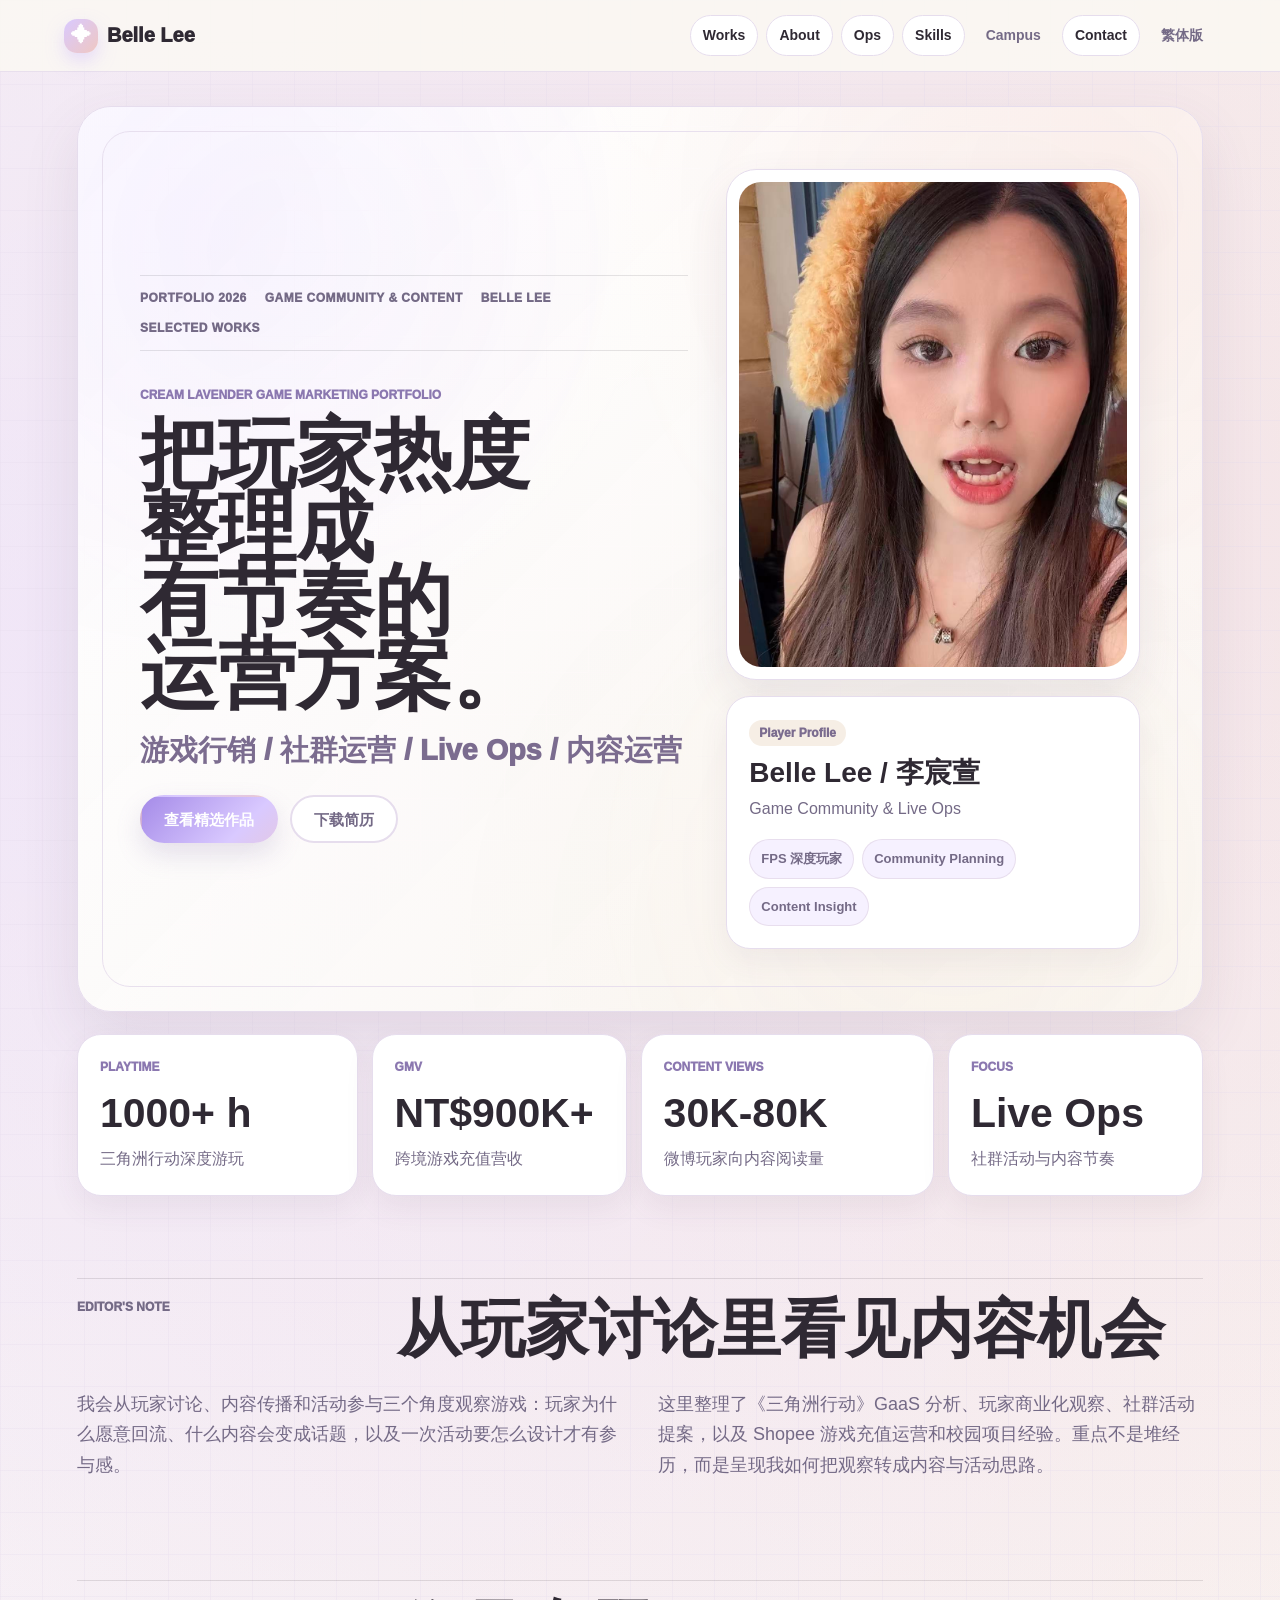
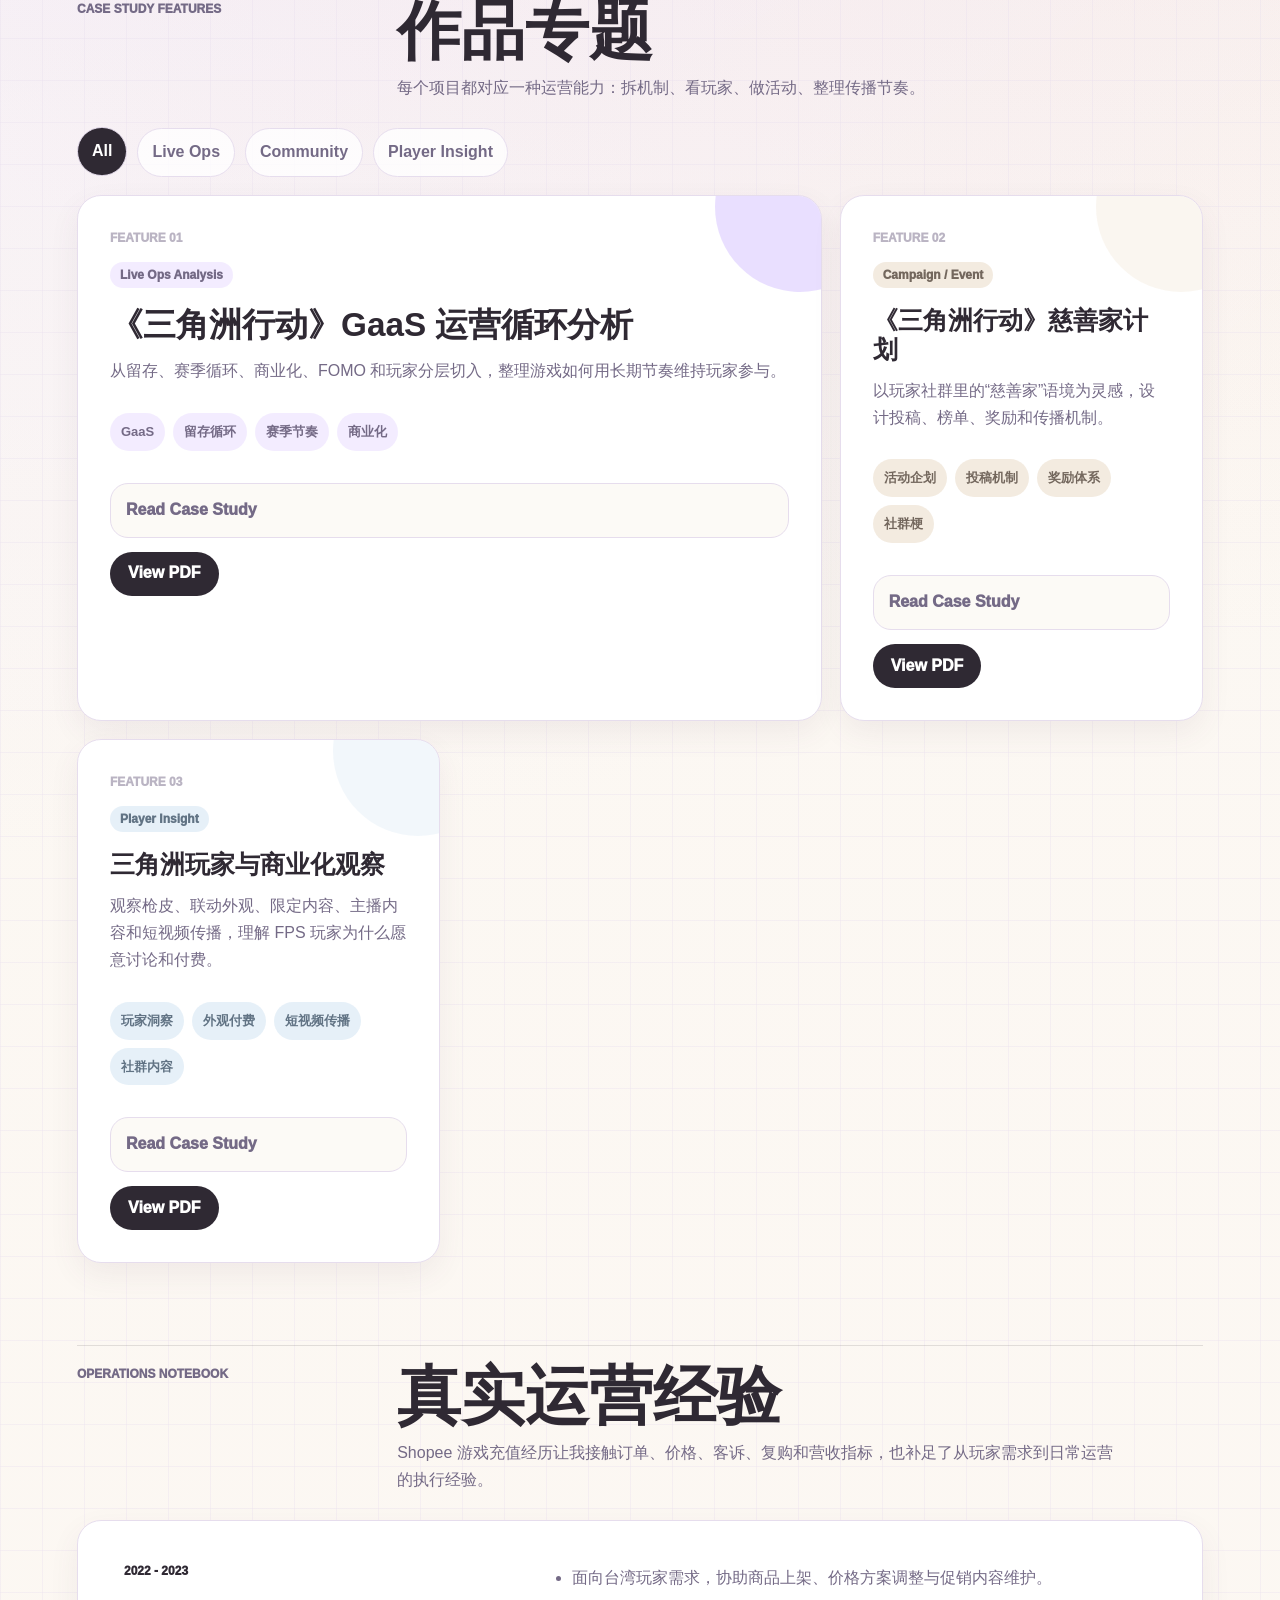
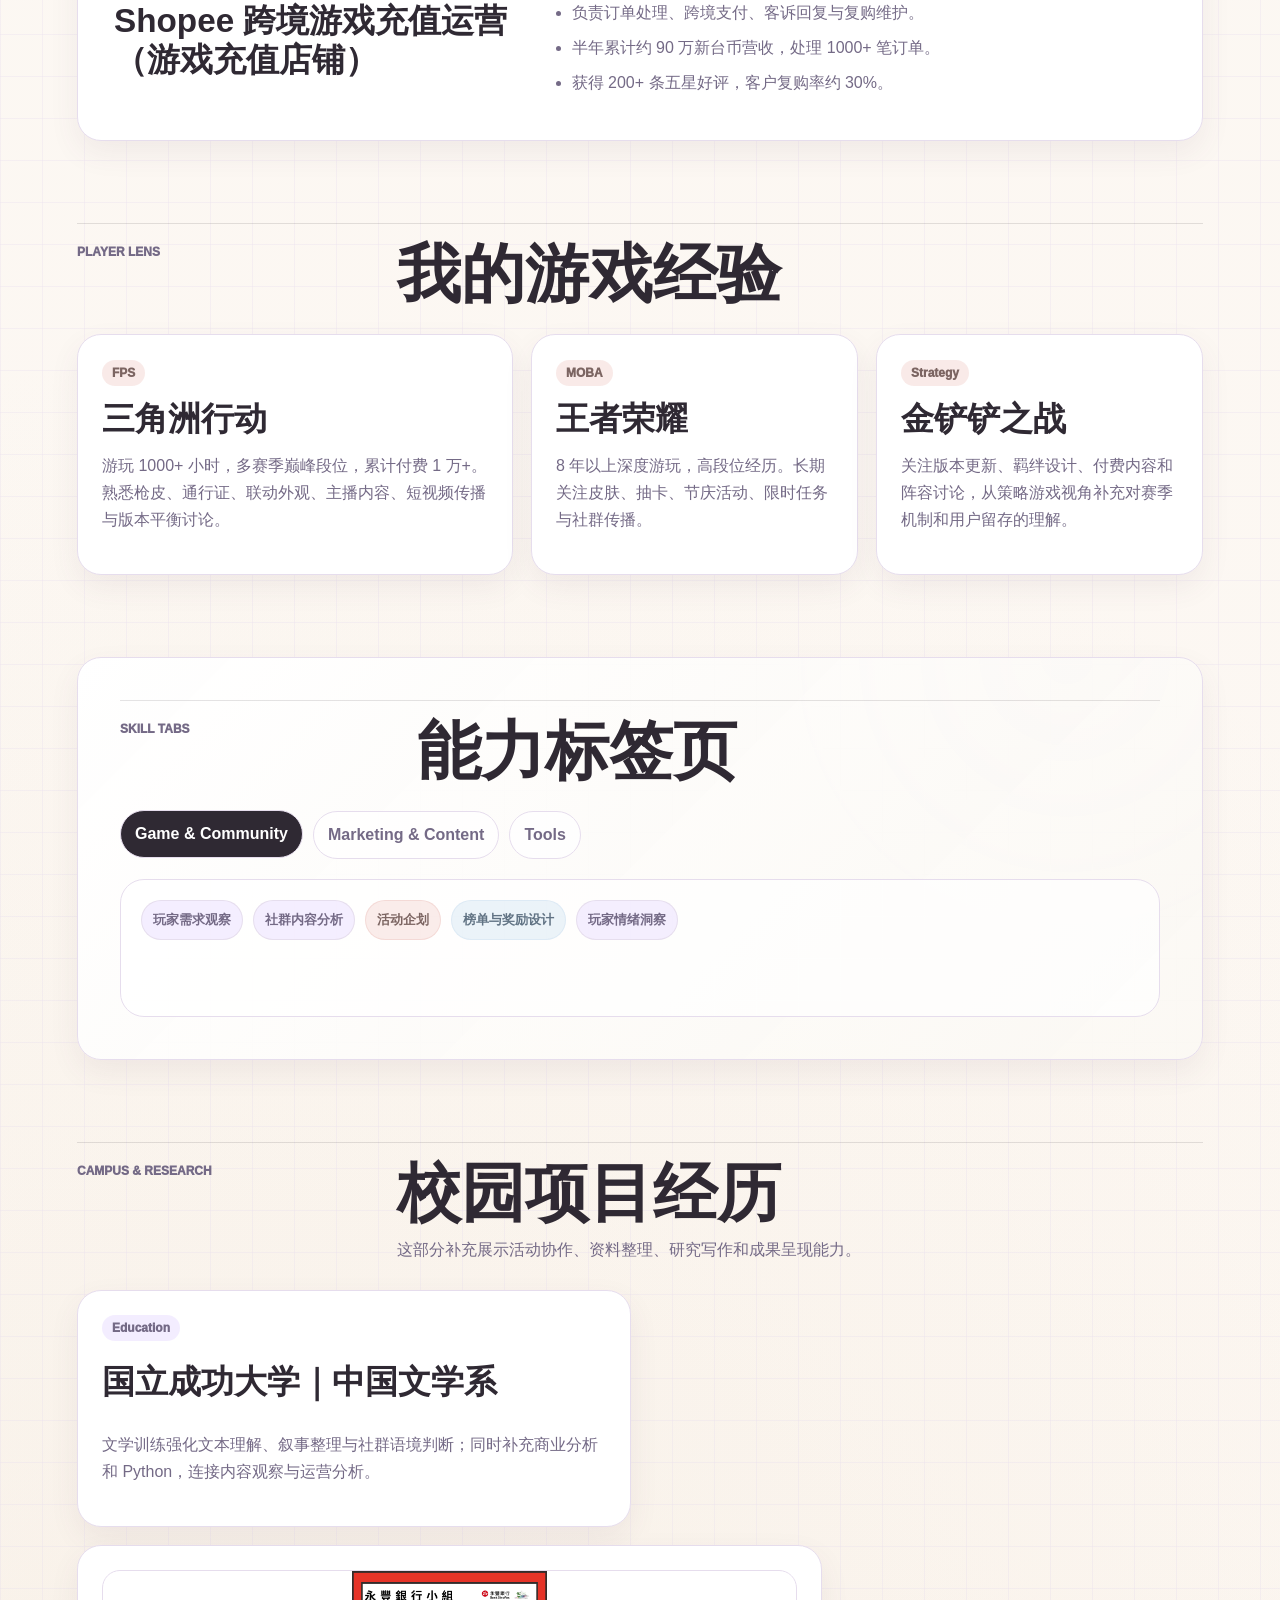
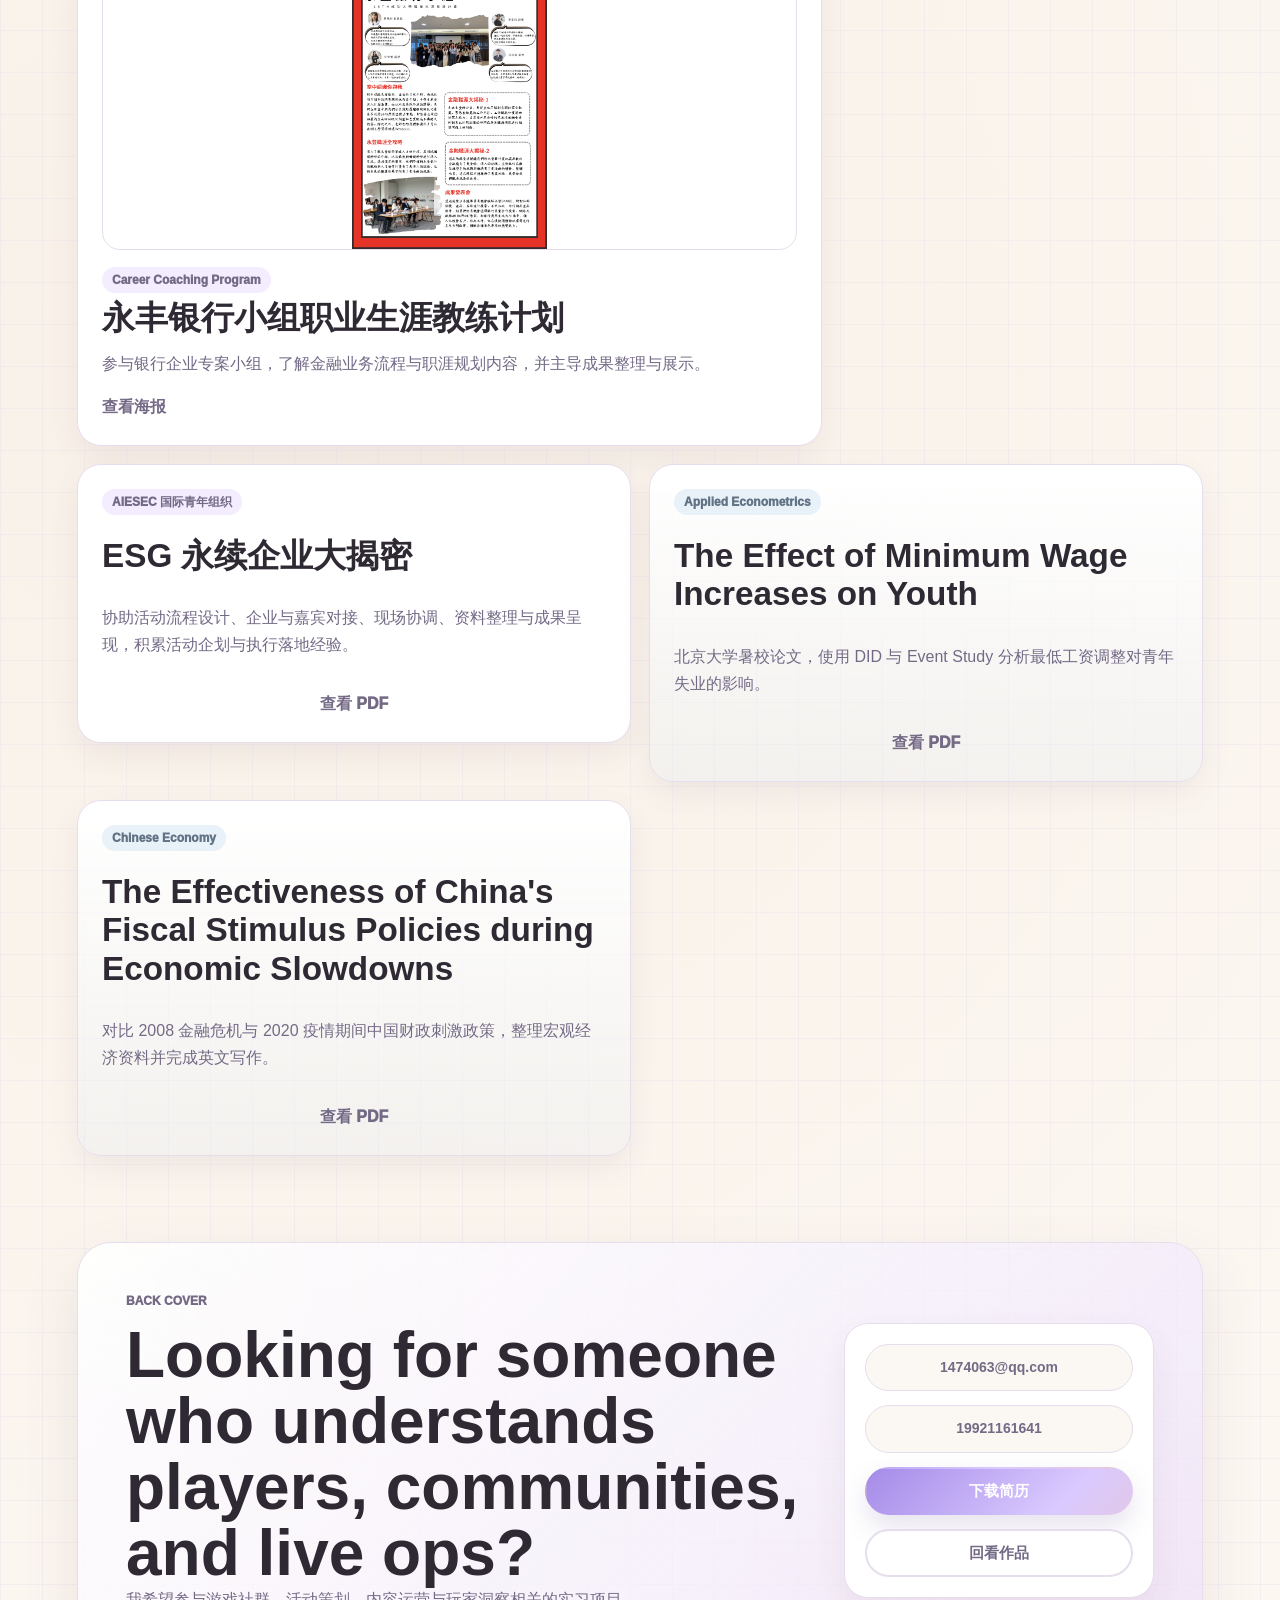
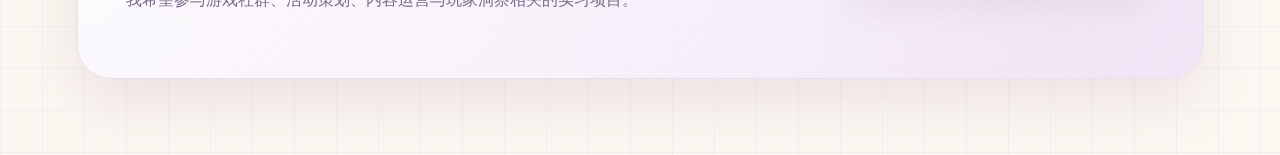
<file: index.html>
<!doctype html>
<html lang="zh-CN">
  <head>
    <meta charset="UTF-8" />
    <meta name="viewport" content="width=device-width, initial-scale=1.0" />
    <title>Belle Lee | Game Community & Live Ops Portfolio</title>
    <meta
      name="description"
      content="Belle Lee 李宸萱的游戏行销、游戏社群运营、Live Ops 与内容运营作品集。"
    />
    <link rel="stylesheet" href="./styles.css" />
  </head>
  <body>
    <header class="site-header">
      <a class="brand" href="#top" aria-label="回到首页"><span>✦</span> Belle Lee</a>
      <nav class="nav" aria-label="主导航">
        <a href="#works">Works</a>
        <a href="#about">About</a>
        <a href="#ops">Ops</a>
        <a href="#skills">Skills</a>
        <a href="#campus">Campus</a>
        <a href="#contact">Contact</a>
        <a href="./zh-tw.html">繁体版</a>
      </nav>
    </header>

    <main id="top">
      <section class="hero editorial-hero reveal">
        <div class="cover-copy">
          <div class="issue-line">
            <span>Portfolio 2026</span>
            <span>Game Community & Content</span>
            <span>Belle Lee</span>
            <span>Selected Works</span>
          </div>
          <p class="kicker">Cream Lavender Game Marketing Portfolio</p>
          <h1>
            <span>把玩家热度</span>
            <span>整理成</span>
            <span>有节奏的</span>
            <span>运营方案。</span>
          </h1>
          <p class="hero-subtitle">游戏行销 / 社群运营 / Live Ops / 内容运营</p>
          <div class="hero-actions">
            <a class="button primary" href="#works">查看精选作品</a>
            <a class="button secondary" href="./assets/resume.pdf" target="_blank" rel="noreferrer">下载简历</a>
          </div>
        </div>

        <aside class="cover-feature" aria-label="Belle 的玩家资料卡">
          <div class="cover-photo">
            <img src="./assets/hero-photo.jpg" alt="Belle Lee 生活照" />
          </div>
          <div class="profile-card">
            <span class="level-badge">Player Profile</span>
            <h2>Belle Lee / 李宸萱</h2>
            <p>Game Community & Live Ops</p>
            <div class="mini-tags">
              <span>FPS 深度玩家</span>
              <span>Community Planning</span>
              <span>Content Insight</span>
            </div>
          </div>
        </aside>
      </section>

      <section class="achievement-strip reveal" aria-label="核心成就">
        <article>
          <span>Playtime</span>
          <strong>1000+ h</strong>
          <p>三角洲行动深度游玩</p>
        </article>
        <article>
          <span>GMV</span>
          <strong>NT$900K+</strong>
          <p>跨境游戏充值营收</p>
        </article>
        <article>
          <span>Content Views</span>
          <strong>30K-80K</strong>
          <p>微博玩家向内容阅读量</p>
        </article>
        <article>
          <span>Focus</span>
          <strong>Live Ops</strong>
          <p>社群活动与内容节奏</p>
        </article>
      </section>

      <section id="about" class="section about-section reveal">
        <div class="section-title magazine-title">
          <p class="kicker">Editor's Note</p>
          <h2>从玩家讨论里看见内容机会</h2>
        </div>
        <div class="about-columns">
          <p>
            我会从玩家讨论、内容传播和活动参与三个角度观察游戏：玩家为什么愿意回流、什么内容会变成话题，以及一次活动要怎么设计才有参与感。
          </p>
          <p>
            这里整理了《三角洲行动》GaaS 分析、玩家商业化观察、社群活动提案，以及 Shopee 游戏充值运营和校园项目经验。重点不是堆经历，而是呈现我如何把观察转成内容与活动思路。
          </p>
        </div>
      </section>

      <section id="works" class="section works-section reveal">
        <div class="section-title magazine-title">
          <p class="kicker">Case Study Features</p>
          <h2>作品专题</h2>
          <p>每个项目都对应一种运营能力：拆机制、看玩家、做活动、整理传播节奏。</p>
        </div>

        <div class="filter-bar" aria-label="作品筛选">
          <button class="filter-button is-active" type="button" data-filter="all">All</button>
          <button class="filter-button" type="button" data-filter="liveops">Live Ops</button>
          <button class="filter-button" type="button" data-filter="community">Community</button>
          <button class="filter-button" type="button" data-filter="insight">Player Insight</button>
        </div>

        <div class="case-grid">
          <article class="case-feature case-card liveops" data-category="liveops">
            <div class="case-index">Feature 01</div>
            <div class="case-badge">Live Ops Analysis</div>
            <h3>《三角洲行动》GaaS 运营循环分析</h3>
            <p>
              从留存、赛季循环、商业化、FOMO 和玩家分层切入，整理游戏如何用长期节奏维持玩家参与。
            </p>
            <div class="case-tags">
              <span>GaaS</span>
              <span>留存循环</span>
              <span>赛季节奏</span>
              <span>商业化</span>
            </div>
            <details class="case-details">
              <summary>Read Case Study</summary>
              <p>重点呈现 7 类运营循环，并把机制拆成“刺激点、回流理由、付费触发、玩家分层”几个可复用观察维度。</p>
            </details>
            <a class="case-link" href="./assets/delta-gaas.pdf" target="_blank" rel="noreferrer">View PDF</a>
          </article>

          <article class="case-card event" data-category="community">
            <div class="case-index">Feature 02</div>
            <div class="case-badge">Campaign / Event</div>
            <h3>《三角洲行动》慈善家计划</h3>
            <p>
              以玩家社群里的“慈善家”语境为灵感，设计投稿、榜单、奖励和传播机制。
            </p>
            <div class="case-tags">
              <span>活动企划</span>
              <span>投稿机制</span>
              <span>奖励体系</span>
              <span>社群梗</span>
            </div>
            <details class="case-details">
              <summary>Read Case Study</summary>
              <p>这个提案更重视参与感和二创空间，让玩家的调侃与情绪变成可参与、可传播的活动内容。</p>
            </details>
            <a class="case-link" href="./assets/delta-charity-plan.pdf" target="_blank" rel="noreferrer">View PDF</a>
          </article>

          <article class="case-card insight" data-category="insight">
            <div class="case-index">Feature 03</div>
            <div class="case-badge">Player Insight</div>
            <h3>三角洲玩家与商业化观察</h3>
            <p>
              观察枪皮、联动外观、限定内容、主播内容和短视频传播，理解 FPS 玩家为什么愿意讨论和付费。
            </p>
            <div class="case-tags">
              <span>玩家洞察</span>
              <span>外观付费</span>
              <span>短视频传播</span>
              <span>社群内容</span>
            </div>
            <details class="case-details">
              <summary>Read Case Study</summary>
              <p>聚焦玩家消费心理与内容扩散路径，适合补充商业化活动、联动传播和社群话题策划的判断。</p>
            </details>
            <a class="case-link" href="./assets/delta-commercialization.pdf" target="_blank" rel="noreferrer">View PDF</a>
          </article>
        </div>
      </section>

      <section id="ops" class="section ops-section reveal">
        <div class="section-title magazine-title">
          <p class="kicker">Operations Notebook</p>
          <h2>真实运营经验</h2>
          <p>Shopee 游戏充值经历让我接触订单、价格、客诉、复购和营收指标，也补足了从玩家需求到日常运营的执行经验。</p>
        </div>
        <article class="ops-feature">
          <div>
            <span class="case-badge">2022 - 2023</span>
            <h3>Shopee 跨境游戏充值运营（游戏充值店铺）</h3>
          </div>
          <ul>
            <li>面向台湾玩家需求，协助商品上架、价格方案调整与促销内容维护。</li>
            <li>负责订单处理、跨境支付、客诉回复与复购维护。</li>
            <li>半年累计约 90 万新台币营收，处理 1000+ 笔订单。</li>
            <li>获得 200+ 条五星好评，客户复购率约 30%。</li>
          </ul>
        </article>
      </section>

      <section id="games" class="section games-section reveal">
        <div class="section-title magazine-title">
          <p class="kicker">Player Lens</p>
          <h2>我的游戏经验</h2>
        </div>
        <div class="game-grid">
          <article>
            <span>FPS</span>
            <h3>三角洲行动</h3>
            <p>游玩 1000+ 小时，多赛季巅峰段位，累计付费 1 万+。熟悉枪皮、通行证、联动外观、主播内容、短视频传播与版本平衡讨论。</p>
          </article>
          <article>
            <span>MOBA</span>
            <h3>王者荣耀</h3>
            <p>8 年以上深度游玩，高段位经历。长期关注皮肤、抽卡、节庆活动、限时任务与社群传播。</p>
          </article>
          <article>
            <span>Strategy</span>
            <h3>金铲铲之战</h3>
            <p>关注版本更新、羁绊设计、付费内容和阵容讨论，从策略游戏视角补充对赛季机制和用户留存的理解。</p>
          </article>
        </div>
      </section>

      <section id="skills" class="section skill-section reveal">
        <div class="section-title magazine-title">
          <p class="kicker">Skill Tabs</p>
          <h2>能力标签页</h2>
        </div>
        <div class="skill-tabs" role="tablist" aria-label="技能分类">
          <button class="skill-tab is-active" type="button" data-skill-tab="game">Game & Community</button>
          <button class="skill-tab" type="button" data-skill-tab="marketing">Marketing & Content</button>
          <button class="skill-tab" type="button" data-skill-tab="tools">Tools</button>
        </div>
        <div class="skill-panels">
          <div class="skill-panel is-active" data-skill-panel="game">
            <span>玩家需求观察</span>
            <span>社群内容分析</span>
            <span>活动企划</span>
            <span>榜单与奖励设计</span>
            <span>玩家情绪洞察</span>
          </div>
          <div class="skill-panel" data-skill-panel="marketing">
            <span>商业化观察</span>
            <span>内容选题</span>
            <span>短视频传播</span>
            <span>成果展示</span>
            <span>用户沟通</span>
          </div>
          <div class="skill-panel" data-skill-panel="tools">
            <span>Excel</span>
            <span>商业分析</span>
            <span>PowerPoint</span>
            <span>Word</span>
            <span>Python 基础</span>
            <span>Stata 基础</span>
            <span>SQL 学习中</span>
            <span>ChatGPT</span>
            <span>Midjourney</span>
            <span>Canva</span>
            <span>剪映</span>
          </div>
        </div>
      </section>

      <section id="campus" class="section campus-section reveal">
        <div class="section-title magazine-title">
          <p class="kicker">Campus & Research</p>
          <h2>校园项目经历</h2>
          <p>这部分补充展示活动协作、资料整理、研究写作和成果呈现能力。</p>
        </div>
        <div class="campus-grid">
          <article class="campus-card">
            <span>Education</span>
            <h3>国立成功大学｜中国文学系</h3>
            <p>文学训练强化文本理解、叙事整理与社群语境判断；同时补充商业分析和 Python，连接内容观察与运营分析。</p>
          </article>

          <article class="campus-card image-card">
            <img src="./assets/sinopac-poster.png" alt="永丰银行小组成果海报" />
            <div>
              <span>Career Coaching Program</span>
              <h3>永丰银行小组职业生涯教练计划</h3>
              <p>参与银行企业专案小组，了解金融业务流程与职涯规划内容，并主导成果整理与展示。</p>
              <a class="text-link" href="./assets/sinopac-poster.png" target="_blank" rel="noreferrer">查看海报</a>
            </div>
          </article>

          <article class="campus-card">
            <span>AIESEC 国际青年组织</span>
            <h3>ESG 永续企业大揭密</h3>
            <p>协助活动流程设计、企业与嘉宾对接、现场协调、资料整理与成果呈现，积累活动企划与执行落地经验。</p>
            <a class="text-link" href="./assets/esg-project.pdf" target="_blank" rel="noreferrer">查看 PDF</a>
          </article>

          <article class="campus-card research-card">
            <span>Applied Econometrics</span>
            <h3>The Effect of Minimum Wage Increases on Youth</h3>
            <p>北京大学暑校论文，使用 DID 与 Event Study 分析最低工资调整对青年失业的影响。</p>
            <a class="text-link" href="./assets/pku-minimum-wage-youth.pdf" target="_blank" rel="noreferrer">查看 PDF</a>
          </article>

          <article class="campus-card research-card">
            <span>Chinese Economy</span>
            <h3>The Effectiveness of China's Fiscal Stimulus Policies during Economic Slowdowns</h3>
            <p>对比 2008 金融危机与 2020 疫情期间中国财政刺激政策，整理宏观经济资料并完成英文写作。</p>
            <a class="text-link" href="./assets/pku-fiscal-stimulus.pdf" target="_blank" rel="noreferrer">查看 PDF</a>
          </article>
        </div>
      </section>

      <section id="contact" class="contact reveal">
        <div>
          <p class="kicker">Back Cover</p>
          <h2>Looking for someone who understands players, communities, and live ops?</h2>
          <p>我希望参与游戏社群、活动策划、内容运营与玩家洞察相关的实习项目。</p>
        </div>
        <div class="contact-card">
          <a href="mailto:1474063@qq.com">1474063@qq.com</a>
          <a href="tel:19921161641">19921161641</a>
          <a class="button primary" href="./assets/resume.pdf" target="_blank" rel="noreferrer">下载简历</a>
          <a class="button secondary" href="#works">回看作品</a>
        </div>
      </section>
    </main>

    <button class="back-to-top" type="button" aria-label="回到顶部">↑</button>
    <script src="./script.js"></script>
  </body>
</html>
</file>
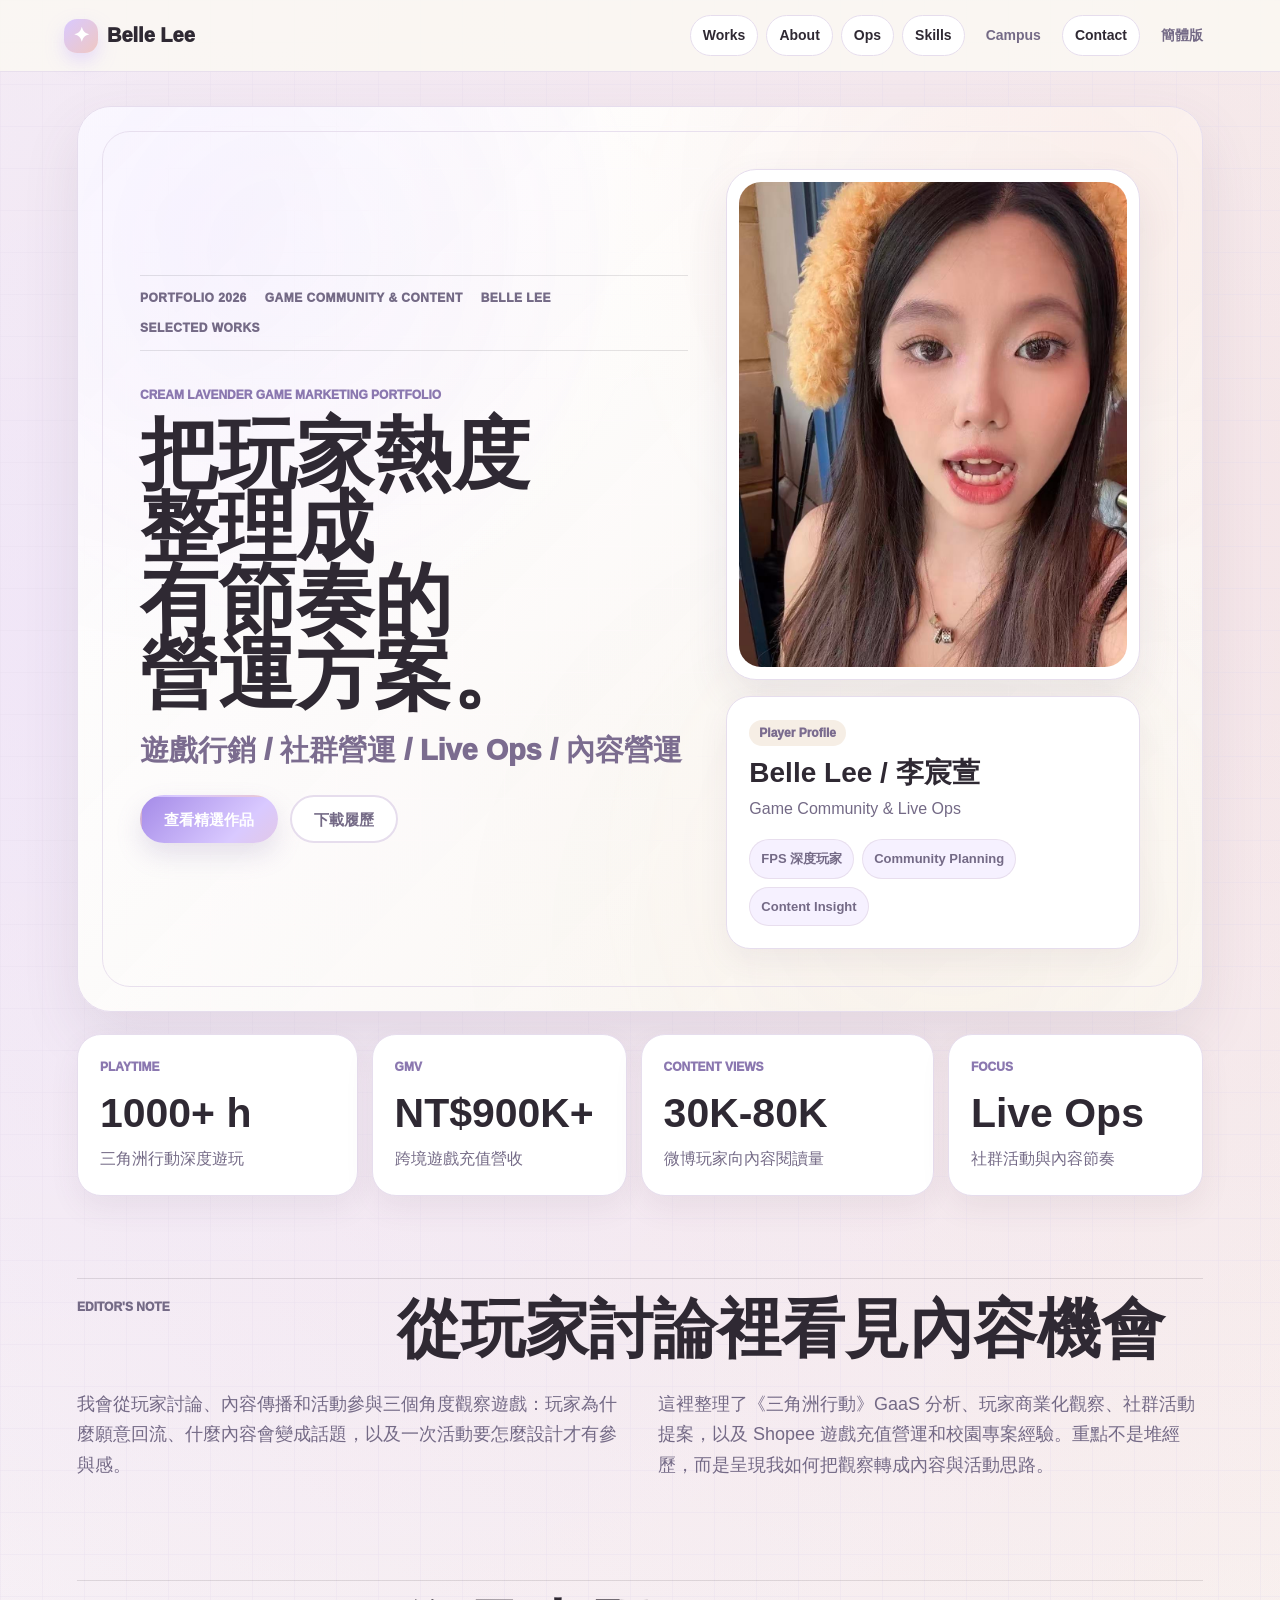
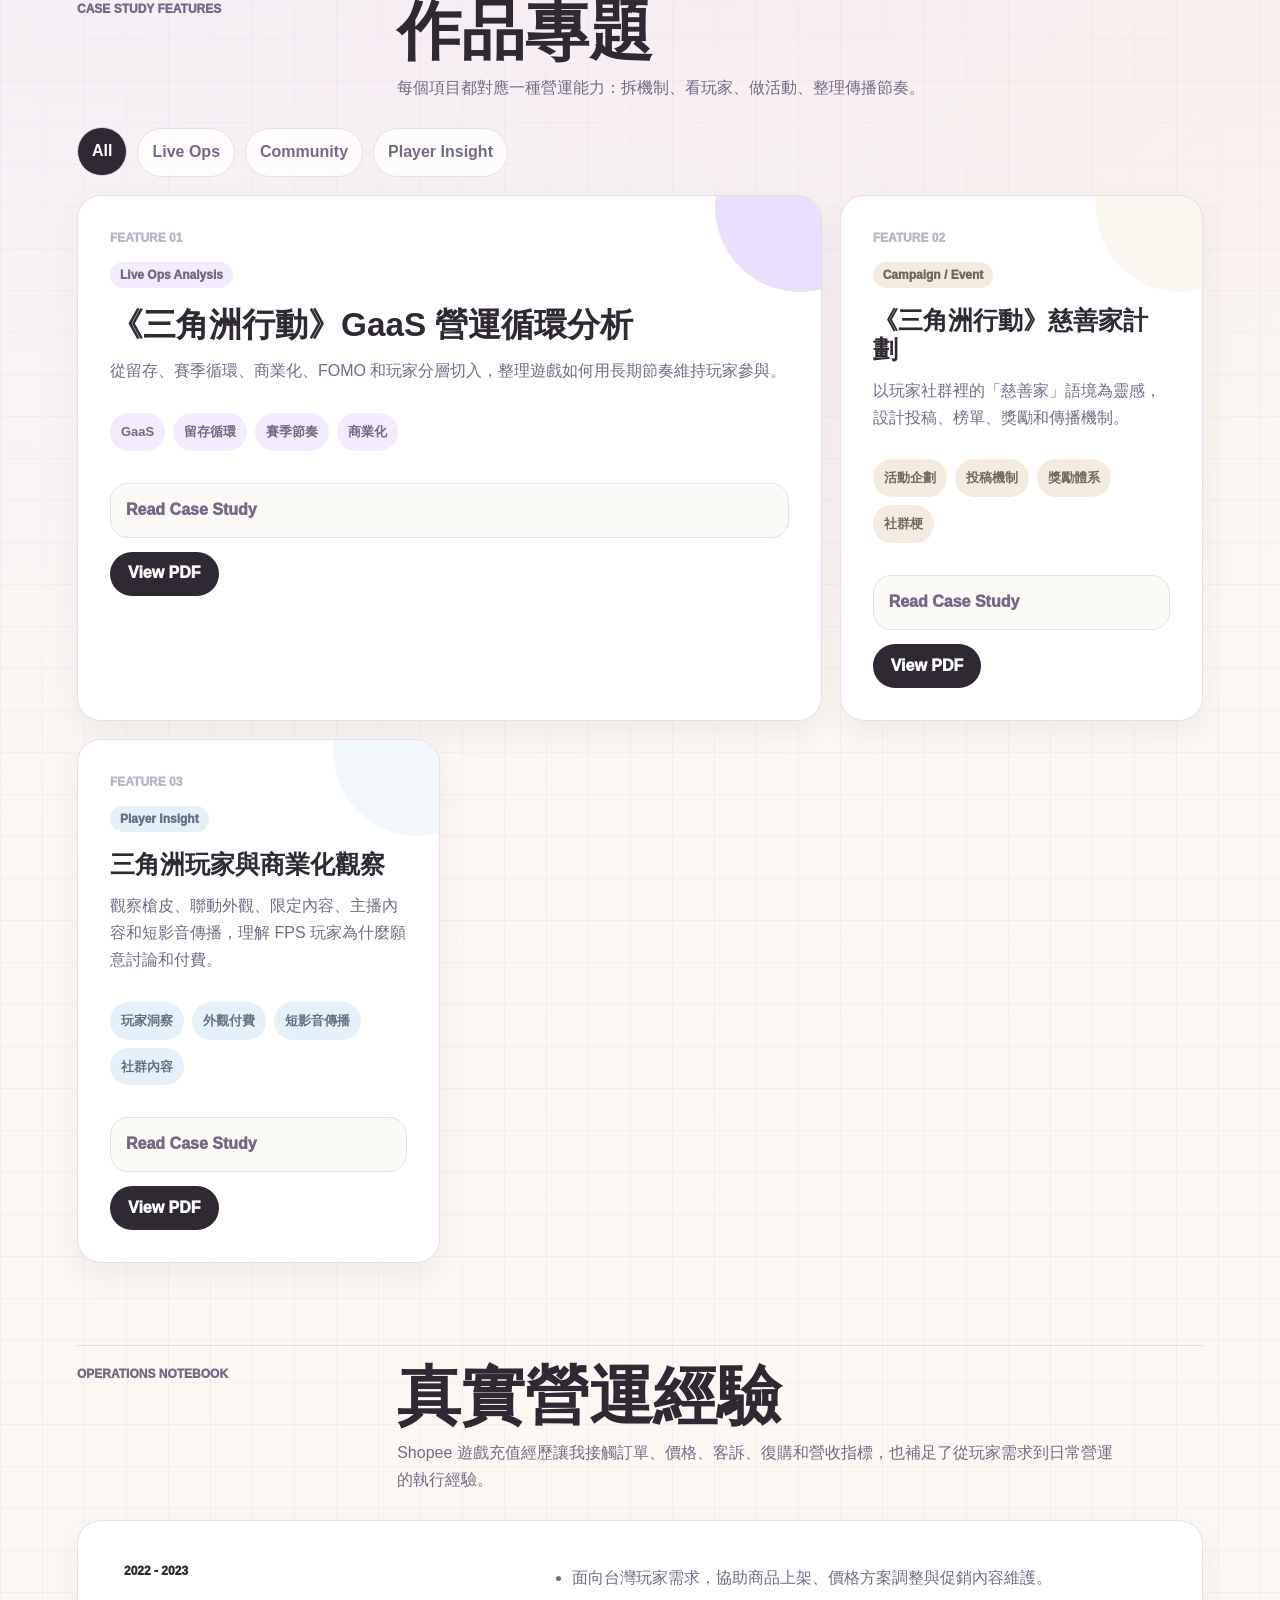
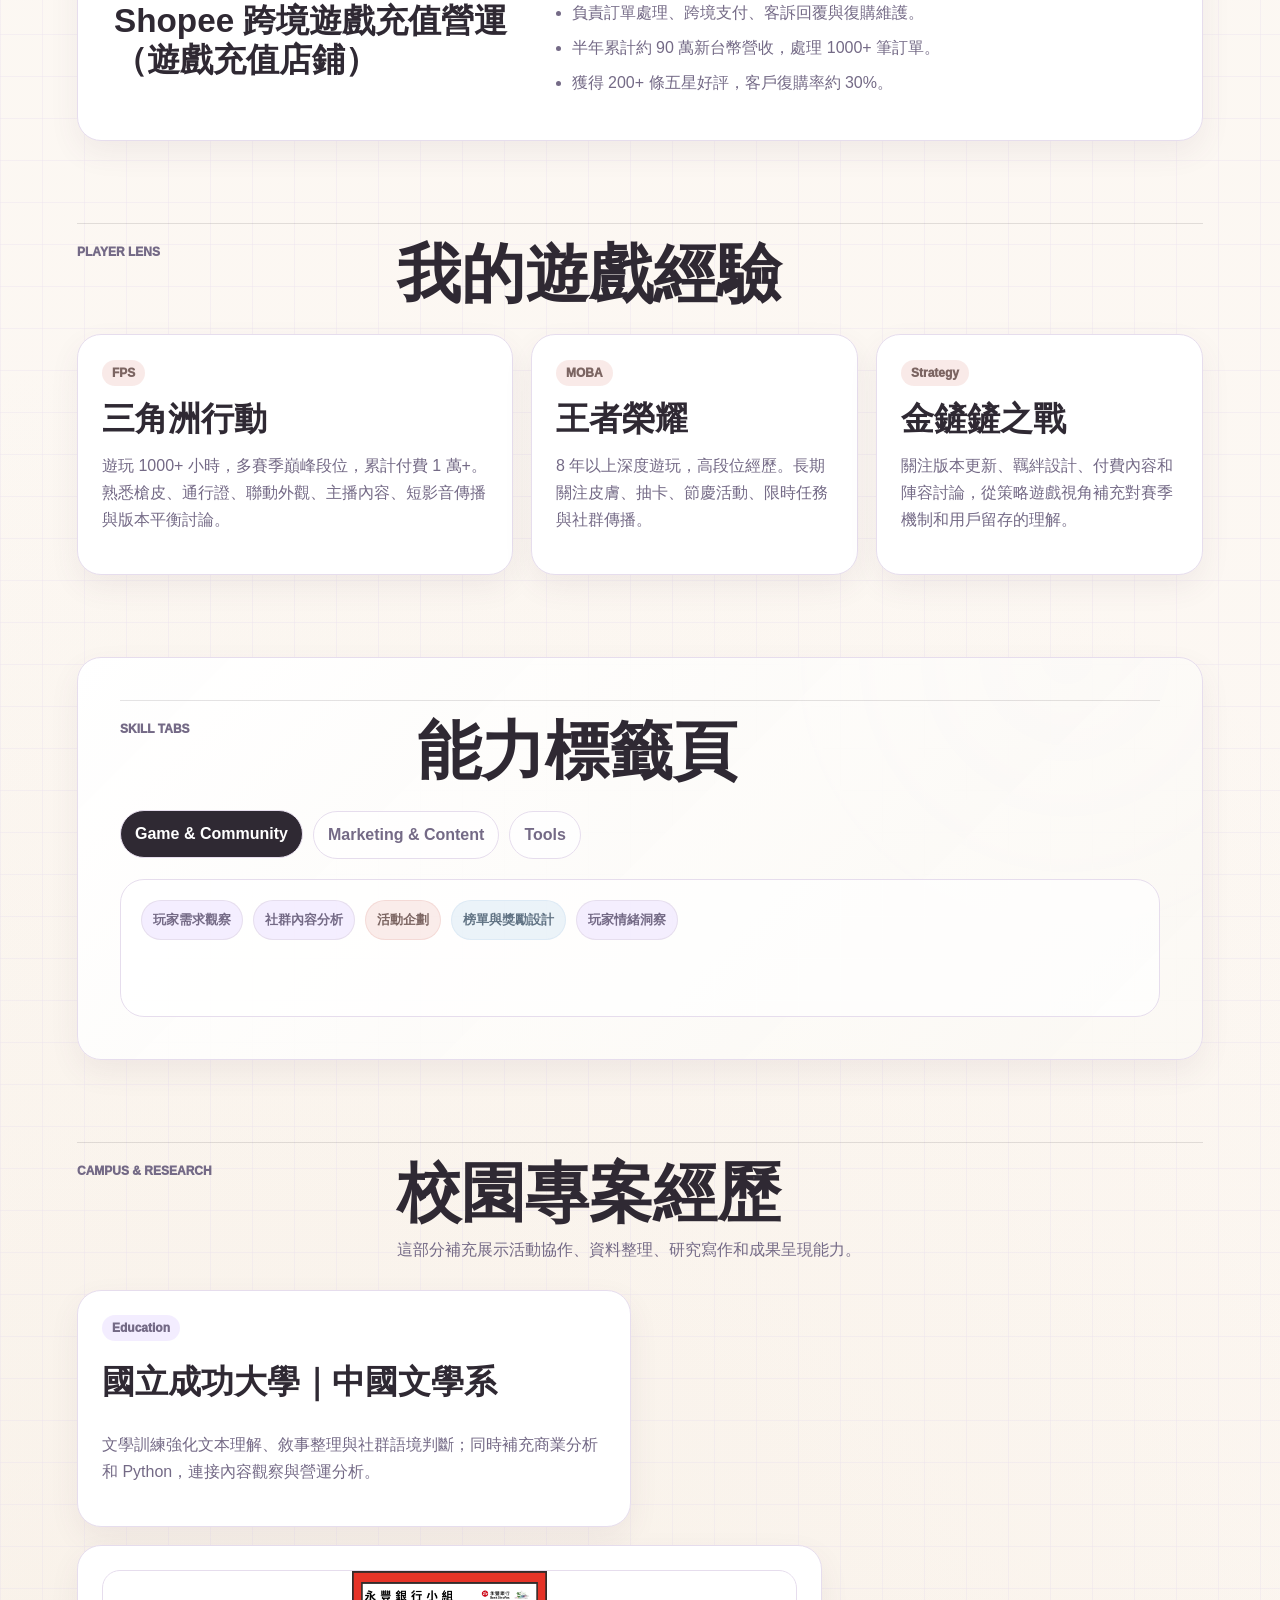
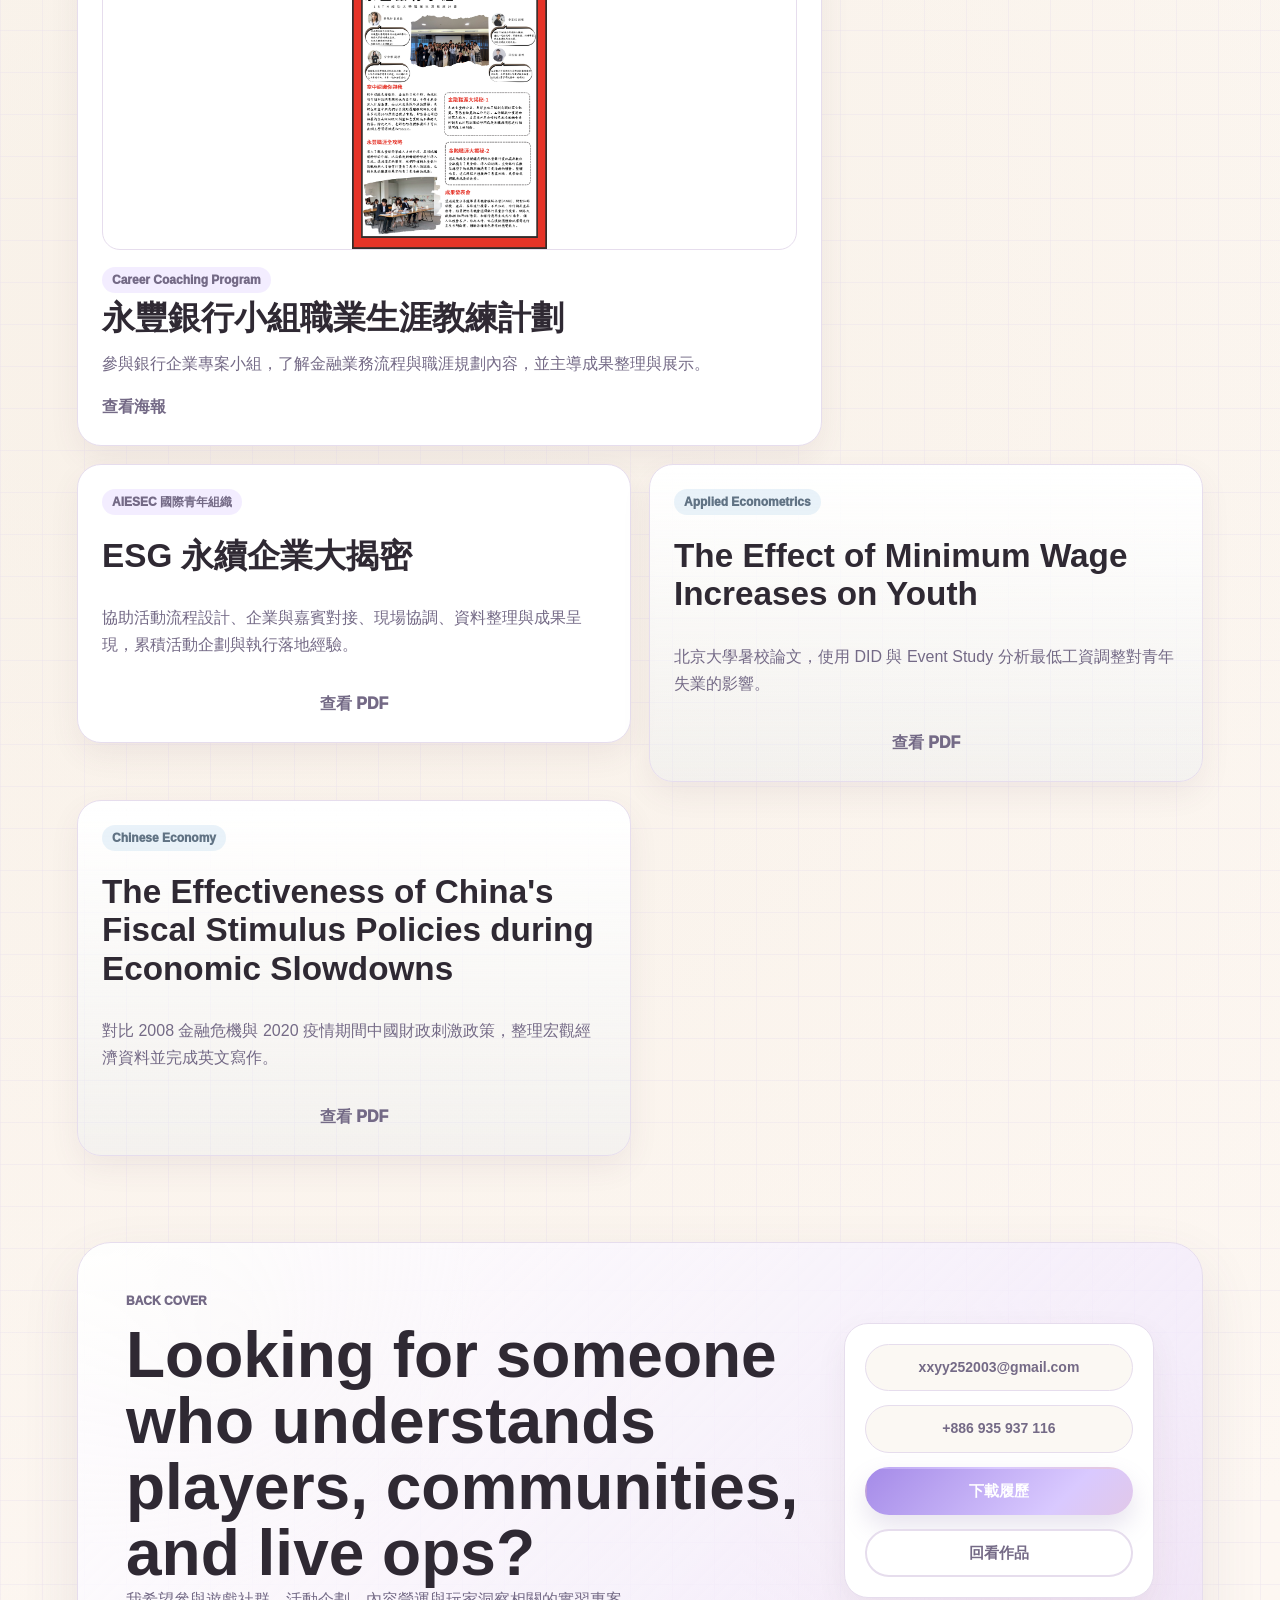
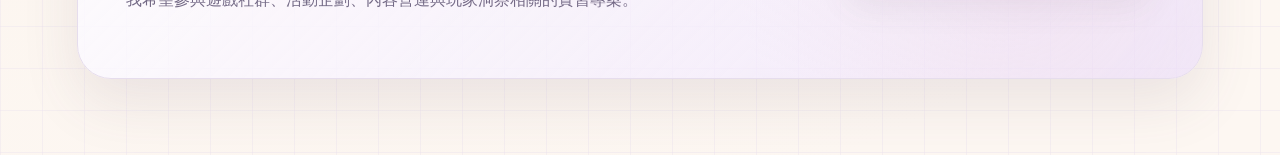
<file: zh-tw.html>
<!doctype html>
<html lang="zh-Hant">
  <head>
    <meta charset="UTF-8" />
    <meta name="viewport" content="width=device-width, initial-scale=1.0" />
    <title>Belle Lee | Game Community & Live Ops Portfolio</title>
    <meta
      name="description"
      content="Belle Lee 李宸萱的遊戲行銷、遊戲社群營運、Live Ops 與內容營運作品集。"
    />
    <link rel="stylesheet" href="./styles.css" />
  </head>
  <body>
    <header class="site-header">
      <a class="brand" href="#top" aria-label="回到首頁"><span>✦</span> Belle Lee</a>
      <nav class="nav" aria-label="主導覽">
        <a href="#works">Works</a>
        <a href="#about">About</a>
        <a href="#ops">Ops</a>
        <a href="#skills">Skills</a>
        <a href="#campus">Campus</a>
        <a href="#contact">Contact</a>
        <a href="./index.html">簡體版</a>
      </nav>
    </header>

    <main id="top">
      <section class="hero editorial-hero reveal">
        <div class="cover-copy">
          <div class="issue-line">
            <span>Portfolio 2026</span>
            <span>Game Community & Content</span>
            <span>Belle Lee</span>
            <span>Selected Works</span>
          </div>
          <p class="kicker">Cream Lavender Game Marketing Portfolio</p>
          <h1>
            <span>把玩家熱度</span>
            <span>整理成</span>
            <span>有節奏的</span>
            <span>營運方案。</span>
          </h1>
          <p class="hero-subtitle">遊戲行銷 / 社群營運 / Live Ops / 內容營運</p>
          <div class="hero-actions">
            <a class="button primary" href="#works">查看精選作品</a>
            <a class="button secondary" href="./assets/resume-tw.pdf" target="_blank" rel="noreferrer">下載履歷</a>
          </div>
        </div>

        <aside class="cover-feature" aria-label="Belle 的玩家資料卡">
          <div class="cover-photo">
            <img src="./assets/hero-photo.jpg" alt="Belle Lee 生活照" />
          </div>
          <div class="profile-card">
            <span class="level-badge">Player Profile</span>
            <h2>Belle Lee / 李宸萱</h2>
            <p>Game Community & Live Ops</p>
            <div class="mini-tags">
              <span>FPS 深度玩家</span>
              <span>Community Planning</span>
              <span>Content Insight</span>
            </div>
          </div>
        </aside>
      </section>

      <section class="achievement-strip reveal" aria-label="核心成就">
        <article>
          <span>Playtime</span>
          <strong>1000+ h</strong>
          <p>三角洲行動深度遊玩</p>
        </article>
        <article>
          <span>GMV</span>
          <strong>NT$900K+</strong>
          <p>跨境遊戲充值營收</p>
        </article>
        <article>
          <span>Content Views</span>
          <strong>30K-80K</strong>
          <p>微博玩家向內容閱讀量</p>
        </article>
        <article>
          <span>Focus</span>
          <strong>Live Ops</strong>
          <p>社群活動與內容節奏</p>
        </article>
      </section>

      <section id="about" class="section about-section reveal">
        <div class="section-title magazine-title">
          <p class="kicker">Editor's Note</p>
          <h2>從玩家討論裡看見內容機會</h2>
        </div>
        <div class="about-columns">
          <p>
            我會從玩家討論、內容傳播和活動參與三個角度觀察遊戲：玩家為什麼願意回流、什麼內容會變成話題，以及一次活動要怎麼設計才有參與感。
          </p>
          <p>
            這裡整理了《三角洲行動》GaaS 分析、玩家商業化觀察、社群活動提案，以及 Shopee 遊戲充值營運和校園專案經驗。重點不是堆經歷，而是呈現我如何把觀察轉成內容與活動思路。
          </p>
        </div>
      </section>

      <section id="works" class="section works-section reveal">
        <div class="section-title magazine-title">
          <p class="kicker">Case Study Features</p>
          <h2>作品專題</h2>
          <p>每個項目都對應一種營運能力：拆機制、看玩家、做活動、整理傳播節奏。</p>
        </div>

        <div class="filter-bar" aria-label="作品篩選">
          <button class="filter-button is-active" type="button" data-filter="all">All</button>
          <button class="filter-button" type="button" data-filter="liveops">Live Ops</button>
          <button class="filter-button" type="button" data-filter="community">Community</button>
          <button class="filter-button" type="button" data-filter="insight">Player Insight</button>
        </div>

        <div class="case-grid">
          <article class="case-feature case-card liveops" data-category="liveops">
            <div class="case-index">Feature 01</div>
            <div class="case-badge">Live Ops Analysis</div>
            <h3>《三角洲行動》GaaS 營運循環分析</h3>
            <p>
              從留存、賽季循環、商業化、FOMO 和玩家分層切入，整理遊戲如何用長期節奏維持玩家參與。
            </p>
            <div class="case-tags">
              <span>GaaS</span>
              <span>留存循環</span>
              <span>賽季節奏</span>
              <span>商業化</span>
            </div>
            <details class="case-details">
              <summary>Read Case Study</summary>
              <p>重點呈現 7 類營運循環，並把機制拆成「刺激點、回流理由、付費觸發、玩家分層」幾個可復用觀察維度。</p>
            </details>
            <a class="case-link" href="./assets/delta-gaas.pdf" target="_blank" rel="noreferrer">View PDF</a>
          </article>

          <article class="case-card event" data-category="community">
            <div class="case-index">Feature 02</div>
            <div class="case-badge">Campaign / Event</div>
            <h3>《三角洲行動》慈善家計劃</h3>
            <p>
              以玩家社群裡的「慈善家」語境為靈感，設計投稿、榜單、獎勵和傳播機制。
            </p>
            <div class="case-tags">
              <span>活動企劃</span>
              <span>投稿機制</span>
              <span>獎勵體系</span>
              <span>社群梗</span>
            </div>
            <details class="case-details">
              <summary>Read Case Study</summary>
              <p>這個提案更重視參與感和二創空間，讓玩家的調侃與情緒變成可參與、可傳播的活動內容。</p>
            </details>
            <a class="case-link" href="./assets/delta-charity-plan.pdf" target="_blank" rel="noreferrer">View PDF</a>
          </article>

          <article class="case-card insight" data-category="insight">
            <div class="case-index">Feature 03</div>
            <div class="case-badge">Player Insight</div>
            <h3>三角洲玩家與商業化觀察</h3>
            <p>
              觀察槍皮、聯動外觀、限定內容、主播內容和短影音傳播，理解 FPS 玩家為什麼願意討論和付費。
            </p>
            <div class="case-tags">
              <span>玩家洞察</span>
              <span>外觀付費</span>
              <span>短影音傳播</span>
              <span>社群內容</span>
            </div>
            <details class="case-details">
              <summary>Read Case Study</summary>
              <p>聚焦玩家消費心理與內容擴散路徑，適合補充商業化活動、聯動傳播和社群話題企劃的判斷。</p>
            </details>
            <a class="case-link" href="./assets/delta-commercialization.pdf" target="_blank" rel="noreferrer">View PDF</a>
          </article>
        </div>
      </section>

      <section id="ops" class="section ops-section reveal">
        <div class="section-title magazine-title">
          <p class="kicker">Operations Notebook</p>
          <h2>真實營運經驗</h2>
          <p>Shopee 遊戲充值經歷讓我接觸訂單、價格、客訴、復購和營收指標，也補足了從玩家需求到日常營運的執行經驗。</p>
        </div>
        <article class="ops-feature">
          <div>
            <span class="case-badge">2022 - 2023</span>
            <h3>Shopee 跨境遊戲充值營運（遊戲充值店鋪）</h3>
          </div>
          <ul>
            <li>面向台灣玩家需求，協助商品上架、價格方案調整與促銷內容維護。</li>
            <li>負責訂單處理、跨境支付、客訴回覆與復購維護。</li>
            <li>半年累計約 90 萬新台幣營收，處理 1000+ 筆訂單。</li>
            <li>獲得 200+ 條五星好評，客戶復購率約 30%。</li>
          </ul>
        </article>
      </section>

      <section id="games" class="section games-section reveal">
        <div class="section-title magazine-title">
          <p class="kicker">Player Lens</p>
          <h2>我的遊戲經驗</h2>
        </div>
        <div class="game-grid">
          <article>
            <span>FPS</span>
            <h3>三角洲行動</h3>
            <p>遊玩 1000+ 小時，多賽季巔峰段位，累計付費 1 萬+。熟悉槍皮、通行證、聯動外觀、主播內容、短影音傳播與版本平衡討論。</p>
          </article>
          <article>
            <span>MOBA</span>
            <h3>王者榮耀</h3>
            <p>8 年以上深度遊玩，高段位經歷。長期關注皮膚、抽卡、節慶活動、限時任務與社群傳播。</p>
          </article>
          <article>
            <span>Strategy</span>
            <h3>金鏟鏟之戰</h3>
            <p>關注版本更新、羈絆設計、付費內容和陣容討論，從策略遊戲視角補充對賽季機制和用戶留存的理解。</p>
          </article>
        </div>
      </section>

      <section id="skills" class="section skill-section reveal">
        <div class="section-title magazine-title">
          <p class="kicker">Skill Tabs</p>
          <h2>能力標籤頁</h2>
        </div>
        <div class="skill-tabs" role="tablist" aria-label="技能分類">
          <button class="skill-tab is-active" type="button" data-skill-tab="game">Game & Community</button>
          <button class="skill-tab" type="button" data-skill-tab="marketing">Marketing & Content</button>
          <button class="skill-tab" type="button" data-skill-tab="tools">Tools</button>
        </div>
        <div class="skill-panels">
          <div class="skill-panel is-active" data-skill-panel="game">
            <span>玩家需求觀察</span>
            <span>社群內容分析</span>
            <span>活動企劃</span>
            <span>榜單與獎勵設計</span>
            <span>玩家情緒洞察</span>
          </div>
          <div class="skill-panel" data-skill-panel="marketing">
            <span>商業化觀察</span>
            <span>內容選題</span>
            <span>短影音傳播</span>
            <span>成果展示</span>
            <span>用戶溝通</span>
          </div>
          <div class="skill-panel" data-skill-panel="tools">
            <span>Excel</span>
            <span>商業分析</span>
            <span>PowerPoint</span>
            <span>Word</span>
            <span>Python 基礎</span>
            <span>Stata 基礎</span>
            <span>SQL 學習中</span>
            <span>ChatGPT</span>
            <span>Midjourney</span>
            <span>Canva</span>
            <span>剪映</span>
          </div>
        </div>
      </section>

      <section id="campus" class="section campus-section reveal">
        <div class="section-title magazine-title">
          <p class="kicker">Campus & Research</p>
          <h2>校園專案經歷</h2>
          <p>這部分補充展示活動協作、資料整理、研究寫作和成果呈現能力。</p>
        </div>
        <div class="campus-grid">
          <article class="campus-card">
            <span>Education</span>
            <h3>國立成功大學｜中國文學系</h3>
            <p>文學訓練強化文本理解、敘事整理與社群語境判斷；同時補充商業分析和 Python，連接內容觀察與營運分析。</p>
          </article>

          <article class="campus-card image-card">
            <img src="./assets/sinopac-poster.png" alt="永豐銀行小組成果海報" />
            <div>
              <span>Career Coaching Program</span>
              <h3>永豐銀行小組職業生涯教練計劃</h3>
              <p>參與銀行企業專案小組，了解金融業務流程與職涯規劃內容，並主導成果整理與展示。</p>
              <a class="text-link" href="./assets/sinopac-poster.png" target="_blank" rel="noreferrer">查看海報</a>
            </div>
          </article>

          <article class="campus-card">
            <span>AIESEC 國際青年組織</span>
            <h3>ESG 永續企業大揭密</h3>
            <p>協助活動流程設計、企業與嘉賓對接、現場協調、資料整理與成果呈現，累積活動企劃與執行落地經驗。</p>
            <a class="text-link" href="./assets/esg-project.pdf" target="_blank" rel="noreferrer">查看 PDF</a>
          </article>

          <article class="campus-card research-card">
            <span>Applied Econometrics</span>
            <h3>The Effect of Minimum Wage Increases on Youth</h3>
            <p>北京大學暑校論文，使用 DID 與 Event Study 分析最低工資調整對青年失業的影響。</p>
            <a class="text-link" href="./assets/pku-minimum-wage-youth.pdf" target="_blank" rel="noreferrer">查看 PDF</a>
          </article>

          <article class="campus-card research-card">
            <span>Chinese Economy</span>
            <h3>The Effectiveness of China's Fiscal Stimulus Policies during Economic Slowdowns</h3>
            <p>對比 2008 金融危機與 2020 疫情期間中國財政刺激政策，整理宏觀經濟資料並完成英文寫作。</p>
            <a class="text-link" href="./assets/pku-fiscal-stimulus.pdf" target="_blank" rel="noreferrer">查看 PDF</a>
          </article>
        </div>
      </section>

      <section id="contact" class="contact reveal">
        <div>
          <p class="kicker">Back Cover</p>
          <h2>Looking for someone who understands players, communities, and live ops?</h2>
          <p>我希望參與遊戲社群、活動企劃、內容營運與玩家洞察相關的實習專案。</p>
        </div>
        <div class="contact-card">
          <a href="mailto:xxyy252003@gmail.com">xxyy252003@gmail.com</a>
          <a href="tel:+886935937116">+886 935 937 116</a>
          <a class="button primary" href="./assets/resume-tw.pdf" target="_blank" rel="noreferrer">下載履歷</a>
          <a class="button secondary" href="#works">回看作品</a>
        </div>
      </section>
    </main>

    <button class="back-to-top" type="button" aria-label="回到頂部">↑</button>
    <script src="./script.js"></script>
  </body>
</html>
</file>
<file: styles.css>
:root {
  --bg: #fbf8f3;
  --bg-warm: #fdf7f2;
  --lavender: #bfa2ff;
  --soft-purple: #e9ddff;
  --purple: #2f2933;
  --muted: #746a86;
  --peach: #efc7c2;
  --sky: #d8e8f4;
  --yellow: #efe4d4;
  --card: #ffffff;
  --border: #e6dded;
  --shadow: 0 24px 58px rgba(88, 72, 96, 0.11);
  --soft-shadow: 0 12px 30px rgba(88, 72, 96, 0.075);
  color: var(--purple);
  font-family:
    "Noto Sans SC", "Noto Sans TC", "Microsoft YaHei", "Microsoft JhengHei",
    "PingFang SC", "PingFang TC", Arial, sans-serif;
}

@keyframes pageIn {
  from {
    opacity: 0;
    transform: translateY(10px);
  }
  to {
    opacity: 1;
    transform: translateY(0);
  }
}

@keyframes fadeUp {
  from {
    opacity: 0;
    transform: translateY(26px);
  }
  to {
    opacity: 1;
    transform: translateY(0);
  }
}

@keyframes floatCard {
  0%,
  100% {
    transform: translateY(0) rotate(0deg);
  }
  50% {
    transform: translateY(-5px) rotate(0.18deg);
  }
}

@keyframes glowDrift {
  0%,
  100% {
    transform: translate3d(-4%, -2%, 0) scale(1);
  }
  50% {
    transform: translate3d(5%, 4%, 0) scale(1.08);
  }
}

@keyframes gradientFlow {
  0% {
    background-position: 0% 50%;
  }
  100% {
    background-position: 100% 50%;
  }
}

* {
  box-sizing: border-box;
}

html {
  scroll-behavior: smooth;
}

body {
  animation: pageIn 520ms ease-out both;
  margin: 0;
  background:
    radial-gradient(circle at 8% 10%, rgba(233, 221, 255, 0.58), transparent 30%),
    radial-gradient(circle at 92% 8%, rgba(239, 199, 194, 0.35), transparent 28%),
    radial-gradient(circle at 20% 78%, rgba(239, 228, 212, 0.35), transparent 30%),
    linear-gradient(180deg, var(--bg), var(--bg-warm));
  color: var(--purple);
  line-height: 1.68;
  min-width: 320px;
}

body::before {
  background:
    linear-gradient(90deg, rgba(230, 221, 237, 0.42) 1px, transparent 1px),
    linear-gradient(rgba(230, 221, 237, 0.42) 1px, transparent 1px);
  background-size: 42px 42px;
  content: "";
  inset: 0;
  opacity: 0.75;
  pointer-events: none;
  position: fixed;
  z-index: -1;
}

a {
  color: inherit;
  text-decoration: none;
}

button {
  font: inherit;
}

h1,
h2,
h3,
p {
  margin-top: 0;
}

.site-header {
  align-items: center;
  backdrop-filter: blur(18px);
  background: rgba(251, 248, 243, 0.86);
  border-bottom: 1px solid rgba(230, 221, 237, 0.92);
  display: flex;
  justify-content: space-between;
  min-height: 72px;
  padding: 0 clamp(18px, 5vw, 64px);
  position: sticky;
  top: 0;
  transition: background 180ms ease, box-shadow 180ms ease;
  z-index: 30;
}

.brand {
  align-items: center;
  display: inline-flex;
  font-size: 20px;
  font-weight: 950;
  gap: 9px;
  white-space: nowrap;
}

.brand span {
  background: linear-gradient(135deg, #d9c9ff, #efc7c2);
  border-radius: 13px;
  box-shadow: 0 8px 18px rgba(191, 162, 255, 0.35);
  color: #fff;
  display: inline-grid;
  height: 34px;
  place-items: center;
  width: 34px;
}

.nav {
  display: flex;
  gap: 8px;
}

.nav a {
  border: 1px solid transparent;
  border-radius: 999px;
  color: var(--muted);
  font-size: 14px;
  font-weight: 850;
  padding: 8px 12px;
  transition:
    background 180ms ease,
    box-shadow 180ms ease,
    color 180ms ease,
    border-color 180ms ease;
}

.site-header.is-scrolled {
  background: rgba(255, 255, 255, 0.94);
  box-shadow: 0 12px 34px rgba(88, 72, 96, 0.07);
}

.nav a:hover,
.nav a.is-active {
  background: #fff;
  border-color: var(--border);
  color: var(--purple);
}

main {
  margin: 0 auto;
  max-width: 1210px;
  padding: 34px clamp(16px, 4vw, 42px) 76px;
}

.hero {
  background:
    linear-gradient(135deg, rgba(255, 255, 255, 0.94), rgba(251, 248, 243, 0.9)),
    radial-gradient(circle at 18% 16%, rgba(233, 221, 255, 0.5), transparent 32%),
    radial-gradient(circle at 82% 18%, rgba(239, 199, 194, 0.34), transparent 34%),
    radial-gradient(circle at 78% 84%, rgba(239, 228, 212, 0.42), transparent 32%);
  border: 1px solid var(--border);
  border-radius: 34px;
  box-shadow: var(--shadow);
  display: grid;
  gap: 38px;
  grid-template-columns: minmax(0, 1.14fr) minmax(320px, 0.86fr);
  min-height: 640px;
  overflow: hidden;
  padding: clamp(28px, 5vw, 62px);
  position: relative;
}

.hero::before {
  animation: glowDrift 16s ease-in-out infinite;
  background:
    radial-gradient(circle at 20% 22%, rgba(233, 221, 255, 0.35), transparent 30%),
    radial-gradient(circle at 82% 20%, rgba(239, 199, 194, 0.24), transparent 32%),
    radial-gradient(circle at 68% 82%, rgba(239, 228, 212, 0.28), transparent 34%);
  content: "";
  inset: -16%;
  pointer-events: none;
  position: absolute;
}

.hero::after {
  border: 1px solid rgba(230, 221, 237, 0.9);
  border-radius: 28px;
  content: "";
  inset: clamp(14px, 2vw, 24px);
  pointer-events: none;
  position: absolute;
}

.cover-copy {
  align-self: center;
  display: flex;
  flex-direction: column;
  min-width: 0;
  position: relative;
  z-index: 1;
}

.issue-line,
.cover-copy .kicker,
h1 span,
.hero-subtitle,
.hero-actions {
  animation: fadeUp 620ms ease-out both;
}

.issue-line {
  animation-delay: 80ms;
}

.cover-copy .kicker {
  animation-delay: 160ms;
}

h1 span:nth-child(1) {
  animation-delay: 220ms;
}

h1 span:nth-child(2) {
  animation-delay: 300ms;
}

h1 span:nth-child(3) {
  animation-delay: 380ms;
}

h1 span:nth-child(4) {
  animation-delay: 460ms;
}

.hero-subtitle {
  animation-delay: 540ms;
}

.hero-actions {
  animation-delay: 620ms;
}

.issue-line {
  border-bottom: 1px solid rgba(47, 41, 51, 0.12);
  border-top: 1px solid rgba(47, 41, 51, 0.12);
  color: var(--muted);
  display: flex;
  flex-wrap: wrap;
  font-size: 12px;
  font-weight: 950;
  gap: 10px 18px;
  letter-spacing: 0.04em;
  margin-bottom: 34px;
  padding: 12px 0;
  text-transform: uppercase;
}

.kicker {
  color: #8b78b0;
  font-size: 12px;
  font-weight: 950;
  letter-spacing: 0;
  margin: 0 0 12px;
  text-transform: uppercase;
}

h1 {
  color: var(--purple);
  font-size: clamp(46px, 6.1vw, 82px);
  letter-spacing: 0;
  line-height: 0.94;
  margin-bottom: 22px;
  max-width: 780px;
}

h1 span {
  display: block;
}

.hero-subtitle {
  color: #7b6c8f;
  font-size: clamp(20px, 2.25vw, 30px);
  font-weight: 950;
  line-height: 1.25;
  margin-bottom: 26px;
  max-width: 660px;
}

.hero-actions,
.mini-tags,
.case-tags,
.filter-bar,
.skill-tabs,
.skill-panel {
  display: flex;
  flex-wrap: wrap;
}

.hero-actions {
  gap: 12px;
}

.button,
.case-link,
.text-link {
  align-items: center;
  border-radius: 999px;
  display: inline-flex;
  font-weight: 950;
  justify-content: center;
  transition: transform 180ms ease, box-shadow 180ms ease, background 180ms ease, color 180ms ease;
}

.button {
  border: 2px solid transparent;
  font-size: 15px;
  min-height: 48px;
  padding: 0 22px;
}

.button.primary {
  background: linear-gradient(135deg, #a58be8, #d9c9ff, #efc7c2, #a58be8);
  background-size: 220% 220%;
  box-shadow: 0 12px 26px rgba(137, 113, 170, 0.2);
  color: #fff;
}

.button.secondary {
  background: #fff;
  border-color: var(--border);
  color: #746a86;
}

.button:hover,
.case-link:hover {
  transform: translateY(-2px) scale(1.02);
}

.button.primary:hover {
  animation: gradientFlow 700ms ease both;
  box-shadow: 0 16px 34px rgba(137, 113, 170, 0.24);
}

.cover-feature {
  animation: floatCard 8s ease-in-out infinite;
  align-self: center;
  display: grid;
  gap: 16px;
  grid-template-columns: minmax(0, 1fr);
  position: relative;
  z-index: 1;
}

.cover-photo {
  background: #fff;
  border: 1px solid var(--border);
  border-radius: 30px;
  box-shadow: 0 18px 42px rgba(88, 72, 96, 0.11);
  overflow: hidden;
  padding: 12px;
}

.cover-photo img {
  aspect-ratio: 4 / 5;
  border-radius: 22px;
  display: block;
  height: auto;
  object-fit: cover;
  object-position: center 20%;
  transition: transform 260ms ease;
  width: 100%;
}

.cover-photo:hover img,
.campus-card:hover img {
  transform: scale(1.025);
}

.profile-card,
.achievement-strip article,
.case-card,
.ops-feature,
.game-grid article,
.skill-section,
.campus-card,
.contact-card {
  background: var(--card);
  border: 1px solid var(--border);
  border-radius: 24px;
  box-shadow: var(--soft-shadow);
}

.profile-card {
  padding: 22px;
}

.level-badge,
.case-badge,
.game-grid span,
.campus-card span {
  border-radius: 999px;
  display: inline-flex;
  font-size: 12px;
  font-weight: 950;
  line-height: 1;
  padding: 7px 10px;
}

.level-badge {
  background: #f6eee5;
  color: #7b6c8f;
  margin-bottom: 12px;
}

.profile-card h2 {
  color: var(--purple);
  font-size: 28px;
  line-height: 1.08;
  margin-bottom: 8px;
}

.profile-card p,
.achievement-strip p,
.about-columns p,
.section-title p,
.case-card p,
.ops-feature li,
.game-grid p,
.campus-card p,
.contact p {
  color: var(--muted);
}

.mini-tags {
  gap: 8px;
  margin-top: 14px;
}

.mini-tags span,
.case-tags span,
.skill-panel span {
  border-radius: 999px;
  font-size: 13px;
  font-weight: 850;
  padding: 8px 11px;
}

.mini-tags span {
  background: rgba(233, 221, 255, 0.42);
  border: 1px solid rgba(230, 221, 237, 0.92);
  color: #746a86;
}

.achievement-strip {
  display: grid;
  gap: 14px;
  grid-template-columns: 1.1fr 1fr 1.15fr 1fr;
  margin: 22px 0 76px;
}

.achievement-strip article {
  min-height: 152px;
  padding: 22px;
  position: relative;
  transition: transform 180ms ease, box-shadow 180ms ease;
}

.achievement-strip article:hover,
.case-card:hover,
.game-grid article:hover,
.campus-card:hover {
  box-shadow: var(--shadow);
  transform: translateY(-3px);
}

.case-feature:hover {
  transform: perspective(900px) rotateX(0.45deg) rotateY(-0.55deg) translateY(-3px);
}

.achievement-strip span {
  color: #8b78b0;
  display: block;
  font-size: 12px;
  font-weight: 950;
  margin-bottom: 16px;
  text-transform: uppercase;
}

.achievement-strip strong {
  color: var(--purple);
  display: block;
  font-size: clamp(30px, 3.2vw, 46px);
  line-height: 1;
}

.achievement-strip p {
  margin: 12px 0 0;
}

.section {
  margin-top: 82px;
}

.magazine-title {
  border-top: 1px solid rgba(47, 41, 51, 0.13);
  display: grid;
  gap: 14px;
  grid-template-columns: minmax(180px, 0.38fr) minmax(0, 1fr);
  margin-bottom: 26px;
  padding-top: 18px;
}

.magazine-title .kicker {
  margin: 0;
}

h2 {
  color: var(--purple);
  font-size: clamp(34px, 5vw, 64px);
  letter-spacing: 0;
  line-height: 1.03;
  margin-bottom: 0;
}

.magazine-title > p:not(.kicker) {
  grid-column: 2;
  margin: -4px 0 0;
  max-width: 720px;
}

.about-columns {
  column-gap: 36px;
  columns: 2 320px;
  font-size: 18px;
}

.about-columns p {
  break-inside: avoid;
}

.filter-bar {
  gap: 10px;
  margin: 0 0 18px;
}

.filter-button,
.skill-tab {
  background: rgba(255, 255, 255, 0.76);
  border: 1px solid var(--border);
  border-radius: 999px;
  color: var(--muted);
  cursor: pointer;
  font-weight: 900;
  padding: 10px 14px;
  transition: background 180ms ease, color 180ms ease, transform 180ms ease;
}

.filter-button:hover,
.filter-button.is-active,
.skill-tab:hover,
.skill-tab.is-active {
  background: #2f2933;
  color: #fff;
  transform: translateY(-1px);
}

.case-grid {
  display: grid;
  gap: 18px;
  grid-template-columns: repeat(6, minmax(0, 1fr));
}

.case-card {
  display: flex;
  flex-direction: column;
  grid-column: span 3;
  min-height: 320px;
  overflow: hidden;
  padding: clamp(22px, 3vw, 32px);
  position: relative;
  transition:
    opacity 240ms ease,
    transform 240ms ease,
    box-shadow 180ms ease,
    filter 240ms ease;
}

.case-feature {
  grid-column: span 4;
  min-height: 340px;
}

.case-grid .case-card:not(.case-feature) {
  grid-column: span 2;
}

.case-card.is-hidden {
  filter: blur(2px);
  opacity: 0;
  pointer-events: none;
  transform: translateY(12px) scale(0.98);
}

.case-card[hidden] {
  display: none;
}

.case-card:hover .case-link {
  background: linear-gradient(135deg, #2f2933, #9c8ac4);
  box-shadow: 0 12px 24px rgba(88, 72, 96, 0.18);
}

.case-card::before {
  border-radius: 999px;
  content: "";
  height: 170px;
  opacity: 0.34;
  position: absolute;
  right: -64px;
  top: -74px;
  width: 170px;
}

.case-card.liveops::before {
  background: var(--lavender);
}

.case-card.event::before {
  background: var(--yellow);
}

.case-card.insight::before {
  background: var(--sky);
}

.case-card > * {
  position: relative;
}

.case-index {
  color: rgba(53, 34, 79, 0.34);
  font-size: 12px;
  font-weight: 950;
  margin-bottom: 14px;
  text-transform: uppercase;
}

.case-badge {
  margin-bottom: 18px;
  width: max-content;
}

.liveops .case-badge,
.liveops .case-tags span {
  background: rgba(233, 221, 255, 0.54);
  color: #746a86;
}

.event .case-badge,
.event .case-tags span {
  background: rgba(239, 228, 212, 0.72);
  color: #73675d;
}

.insight .case-badge,
.insight .case-tags span {
  background: rgba(216, 232, 244, 0.64);
  color: #617384;
}

.case-card h3,
.ops-feature h3,
.game-grid h3,
.campus-card h3 {
  color: var(--purple);
  font-size: clamp(23px, 2.6vw, 34px);
  line-height: 1.16;
  margin-bottom: 14px;
}

.case-card:not(.case-feature) h3 {
  font-size: 25px;
}

.case-tags {
  gap: 8px;
  margin: 12px 0 18px;
}

.case-tags span,
.skill-panel span {
  transition:
    background 180ms ease,
    color 180ms ease,
    transform 180ms ease,
    box-shadow 180ms ease;
}

.case-tags span:hover,
.skill-panel span:hover,
.mini-tags span:hover {
  box-shadow: 0 8px 18px rgba(62, 38, 91, 0.08);
  transform: translateY(-2px);
}

.case-details {
  background: rgba(251, 248, 243, 0.72);
  border: 1px solid var(--border);
  border-radius: 18px;
  margin-top: 14px;
  padding: 13px 15px;
  transition: border-color 180ms ease, background 180ms ease;
}

.case-details summary {
  color: #746a86;
  cursor: pointer;
  font-weight: 950;
  list-style: none;
}

.case-details summary::-webkit-details-marker {
  display: none;
}

.case-details p {
  max-height: 0;
  margin: 10px 0 0;
  opacity: 0;
  overflow: hidden;
  transition: max-height 320ms ease, opacity 220ms ease;
}

.case-details[open] {
  background: rgba(255, 255, 255, 0.82);
  border-color: rgba(191, 162, 255, 0.32);
}

.case-details[open] p {
  max-height: 180px;
  opacity: 1;
}

.case-link {
  background: var(--purple);
  color: #fff;
  margin-top: 14px;
  min-height: 44px;
  padding: 0 18px;
  width: max-content;
}

.ops-feature {
  display: grid;
  gap: 28px;
  grid-template-columns: minmax(240px, 0.8fr) minmax(0, 1.2fr);
  padding: clamp(22px, 4vw, 36px);
}

.ops-feature ul {
  margin: 0;
  padding-left: 20px;
}

.ops-feature li {
  margin: 8px 0;
}

.game-grid {
  display: grid;
  gap: 18px;
  grid-template-columns: 1.2fr 0.9fr 0.9fr;
}

.game-grid article {
  padding: 24px;
  transition: transform 180ms ease, box-shadow 180ms ease;
}

.game-grid span {
  background: rgba(239, 199, 194, 0.38);
  color: #7c6562;
  margin-bottom: 14px;
}

.skill-section {
  background:
    linear-gradient(135deg, rgba(255, 255, 255, 0.96), rgba(251, 248, 243, 0.94)),
    radial-gradient(circle at 88% 0%, rgba(233, 221, 255, 0.38), transparent 28%);
  padding: clamp(24px, 5vw, 42px);
}

.skill-tabs {
  gap: 10px;
  margin-bottom: 20px;
}

.skill-panels {
  background: rgba(255, 255, 255, 0.7);
  border: 1px solid var(--border);
  border-radius: 24px;
  min-height: 138px;
  padding: 20px;
}

.skill-panel {
  display: none;
  gap: 10px;
  opacity: 0;
  transform: translateY(8px);
  transition: opacity 220ms ease, transform 220ms ease;
}

.skill-panel.is-active {
  display: flex;
  opacity: 1;
  transform: translateY(0);
}

.skill-panel span {
  background: rgba(233, 221, 255, 0.5);
  border: 1px solid rgba(230, 221, 237, 0.9);
  color: #746a86;
}

.skill-panel span:nth-child(3n) {
  background: rgba(239, 199, 194, 0.34);
  border-color: rgba(239, 199, 194, 0.48);
  color: #7c6562;
}

.skill-panel span:nth-child(4n) {
  background: rgba(216, 232, 244, 0.5);
  border-color: rgba(216, 232, 244, 0.72);
  color: #617384;
}

.campus-grid {
  align-items: start;
  display: grid;
  gap: 18px;
  grid-template-columns: repeat(6, minmax(0, 1fr));
}

.campus-card {
  display: flex;
  flex-direction: column;
  gap: 16px;
  grid-column: span 3;
  min-width: 0;
  overflow: hidden;
  overflow-wrap: anywhere;
  padding: 24px;
  transition: transform 180ms ease, box-shadow 180ms ease;
}

.campus-card.image-card {
  grid-column: span 4;
}

.campus-card img {
  aspect-ratio: 16 / 10;
  border: 1px solid var(--border);
  border-radius: 18px;
  display: block;
  height: auto;
  max-height: 280px;
  object-fit: contain;
  object-position: center top;
  transition: transform 260ms ease;
  width: 100%;
}

.campus-card span {
  background: rgba(233, 221, 255, 0.52);
  color: #746a86;
  margin-bottom: 6px;
  width: max-content;
}

.research-card {
  background: linear-gradient(180deg, #fff, rgba(216, 232, 244, 0.2));
}

.research-card span {
  background: rgba(216, 232, 244, 0.56);
  color: #617384;
}

.text-link {
  color: #746a86;
  margin-top: auto;
}

.text-link:hover {
  color: var(--purple);
  transform: translateX(3px);
}

.contact {
  align-items: center;
  background:
    linear-gradient(135deg, rgba(255, 255, 255, 0.92), rgba(233, 221, 255, 0.56)),
    radial-gradient(circle at 14% 22%, rgba(239, 228, 212, 0.58), transparent 24%),
    radial-gradient(circle at 84% 78%, rgba(239, 199, 194, 0.36), transparent 28%);
  border: 1px solid var(--border);
  border-radius: 34px;
  box-shadow: var(--shadow);
  display: grid;
  gap: 28px;
  grid-template-columns: minmax(0, 1fr) 310px;
  margin-top: 86px;
  padding: clamp(28px, 5vw, 48px);
}

.contact h2 {
  max-width: 780px;
}

.contact-card {
  align-items: stretch;
  display: grid;
  gap: 14px;
  justify-items: stretch;
  padding: 20px;
}

.contact-card a:not(.button) {
  background: #fbf8f3;
  border: 1px solid var(--border);
  border-radius: 999px;
  color: var(--muted);
  font-size: 14px;
  font-weight: 850;
  padding: 11px 14px;
  text-align: center;
}

.back-to-top {
  background: linear-gradient(135deg, #9c8ac4, #d9c9ff);
  border: 0;
  border-radius: 999px;
  bottom: 22px;
  box-shadow: var(--soft-shadow);
  color: #fff;
  cursor: pointer;
  height: 46px;
  opacity: 0;
  pointer-events: none;
  position: fixed;
  right: 22px;
  transform: translateY(10px);
  transition: opacity 180ms ease, transform 180ms ease;
  width: 46px;
  z-index: 40;
}

.back-to-top.is-visible {
  opacity: 1;
  pointer-events: auto;
  transform: translateY(0);
}

.cursor-glow {
  background: radial-gradient(circle, rgba(233, 221, 255, 0.16), transparent 64%);
  border-radius: 999px;
  height: 220px;
  left: 0;
  opacity: 0;
  pointer-events: none;
  position: fixed;
  top: 0;
  transform: translate3d(-50%, -50%, 0);
  transition: opacity 180ms ease;
  width: 220px;
  z-index: 2;
}

.cursor-glow.is-visible {
  opacity: 1;
}

.reveal {
  opacity: 0;
  transform: translateY(28px);
  transition:
    opacity 620ms ease,
    transform 620ms ease;
  transition-delay: var(--reveal-delay, 0ms);
}

.reveal.is-visible {
  opacity: 1;
  transform: translateY(0);
}

@media (max-width: 1040px) {
  .hero,
  .ops-feature,
  .contact {
    grid-template-columns: 1fr;
  }

  .cover-feature {
    justify-self: center;
    max-width: 460px;
  }

  .achievement-strip,
  .game-grid {
    grid-template-columns: repeat(2, minmax(0, 1fr));
  }

  .case-feature,
  .case-grid .case-card,
  .case-grid .case-card:not(.case-feature),
  .campus-card,
  .campus-card.image-card {
    grid-column: 1 / -1;
  }

  .case-card,
  .case-feature {
    min-height: 0;
  }
}

@media (max-width: 720px) {
  .site-header {
    align-items: flex-start;
    flex-direction: column;
    gap: 10px;
    padding-bottom: 14px;
    padding-top: 14px;
  }

  .nav {
    flex-wrap: wrap;
  }

  .nav a {
    padding: 7px 10px;
  }

  main {
    padding-left: 14px;
    padding-right: 14px;
  }

  .hero,
  .skill-section,
  .contact {
    border-radius: 24px;
    padding: 24px;
  }

  .issue-line {
    margin-bottom: 24px;
  }

  h1 {
    font-size: clamp(42px, 14vw, 64px);
  }

  .hero-actions {
    align-items: stretch;
    flex-direction: column;
  }

  .button {
    width: 100%;
  }

  .achievement-strip,
  .game-grid {
    grid-template-columns: 1fr;
  }

  .magazine-title {
    grid-template-columns: 1fr;
  }

  .magazine-title > p:not(.kicker) {
    grid-column: 1;
  }

  .cover-photo img {
    aspect-ratio: 4 / 5;
    object-position: center 16%;
  }

  .filter-bar,
  .skill-tabs {
    overflow-x: auto;
    padding-bottom: 4px;
  }

  .filter-button,
  .skill-tab {
    white-space: nowrap;
  }

  .case-card,
  .campus-card {
    padding: 20px;
  }

  .campus-card img {
    max-height: none;
  }

  .cursor-glow {
    display: none;
  }
}

@media (prefers-reduced-motion: reduce) {
  *,
  *::before,
  *::after {
    animation-duration: 1ms !important;
    animation-iteration-count: 1 !important;
    scroll-behavior: auto !important;
    transition-duration: 1ms !important;
  }

  .cover-feature,
  .hero::before {
    animation: none !important;
  }

  .reveal {
    opacity: 1;
    transform: none;
  }
}
</file>
